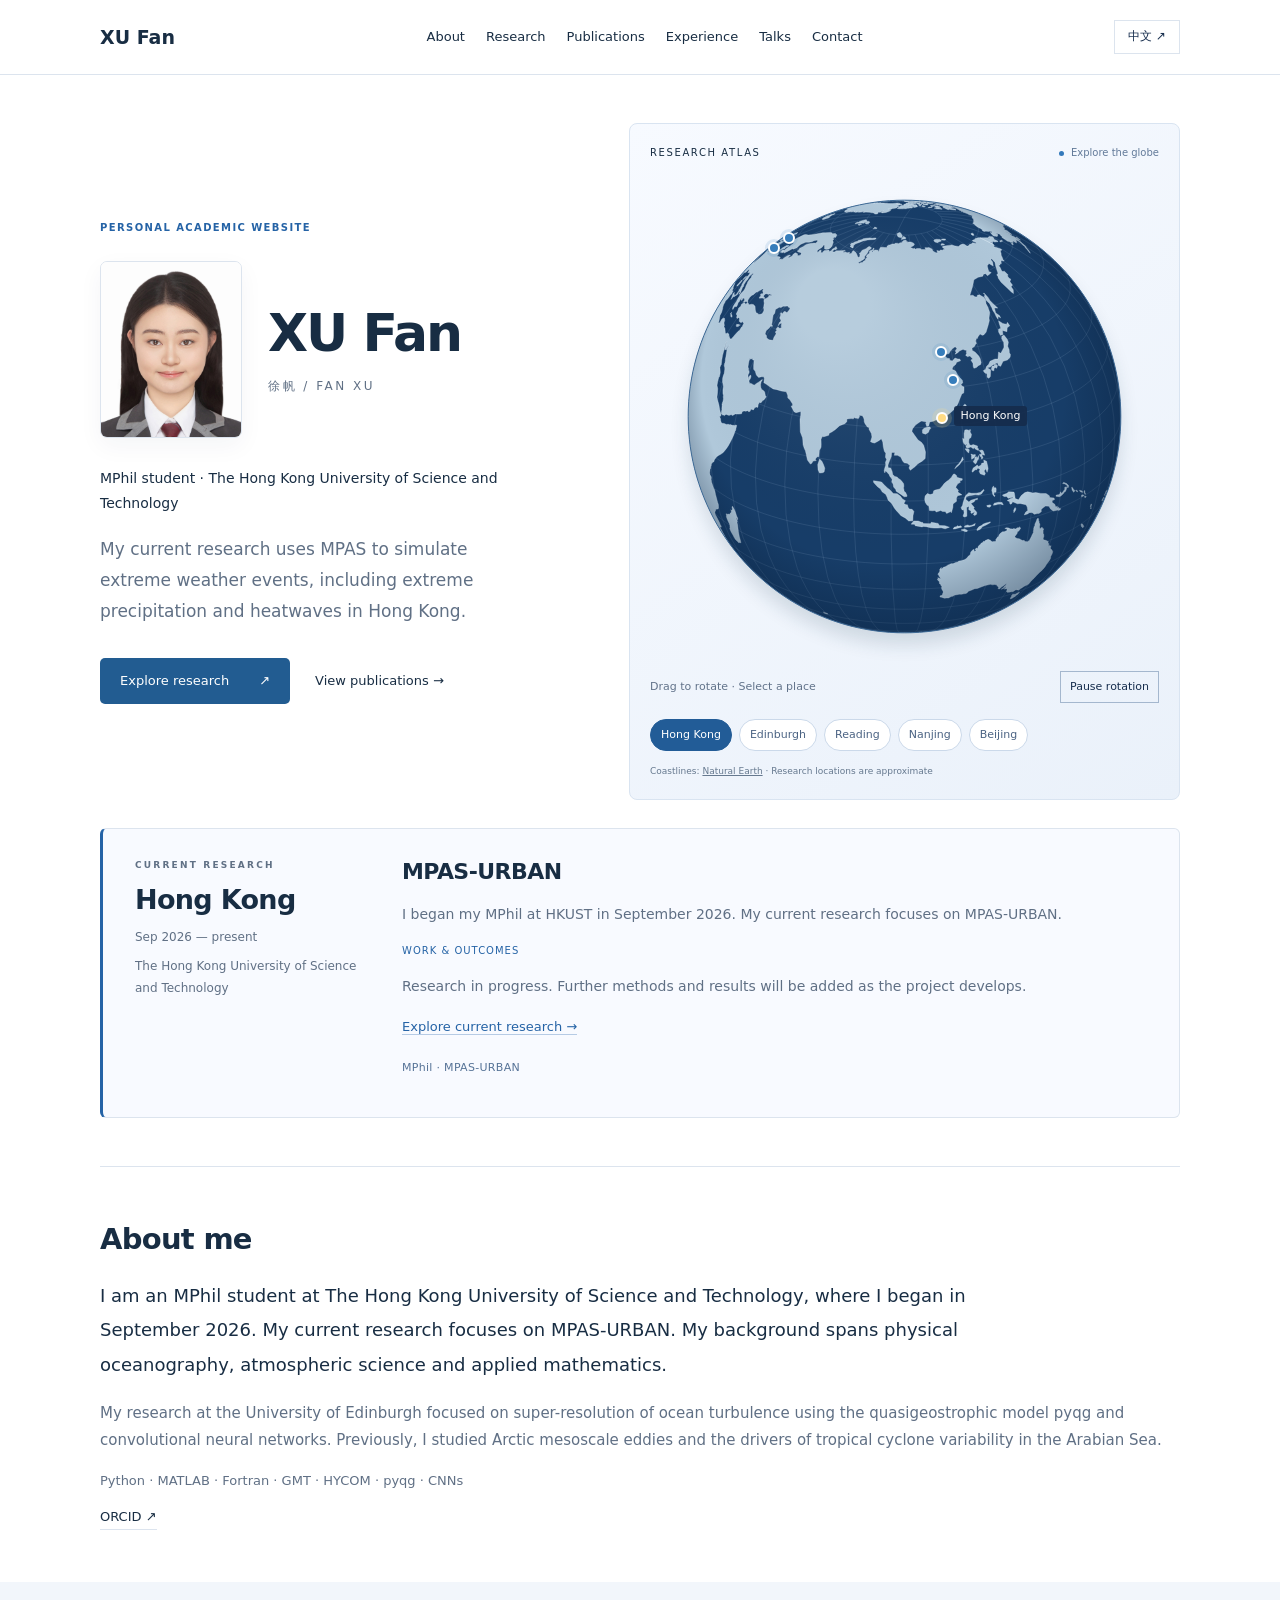
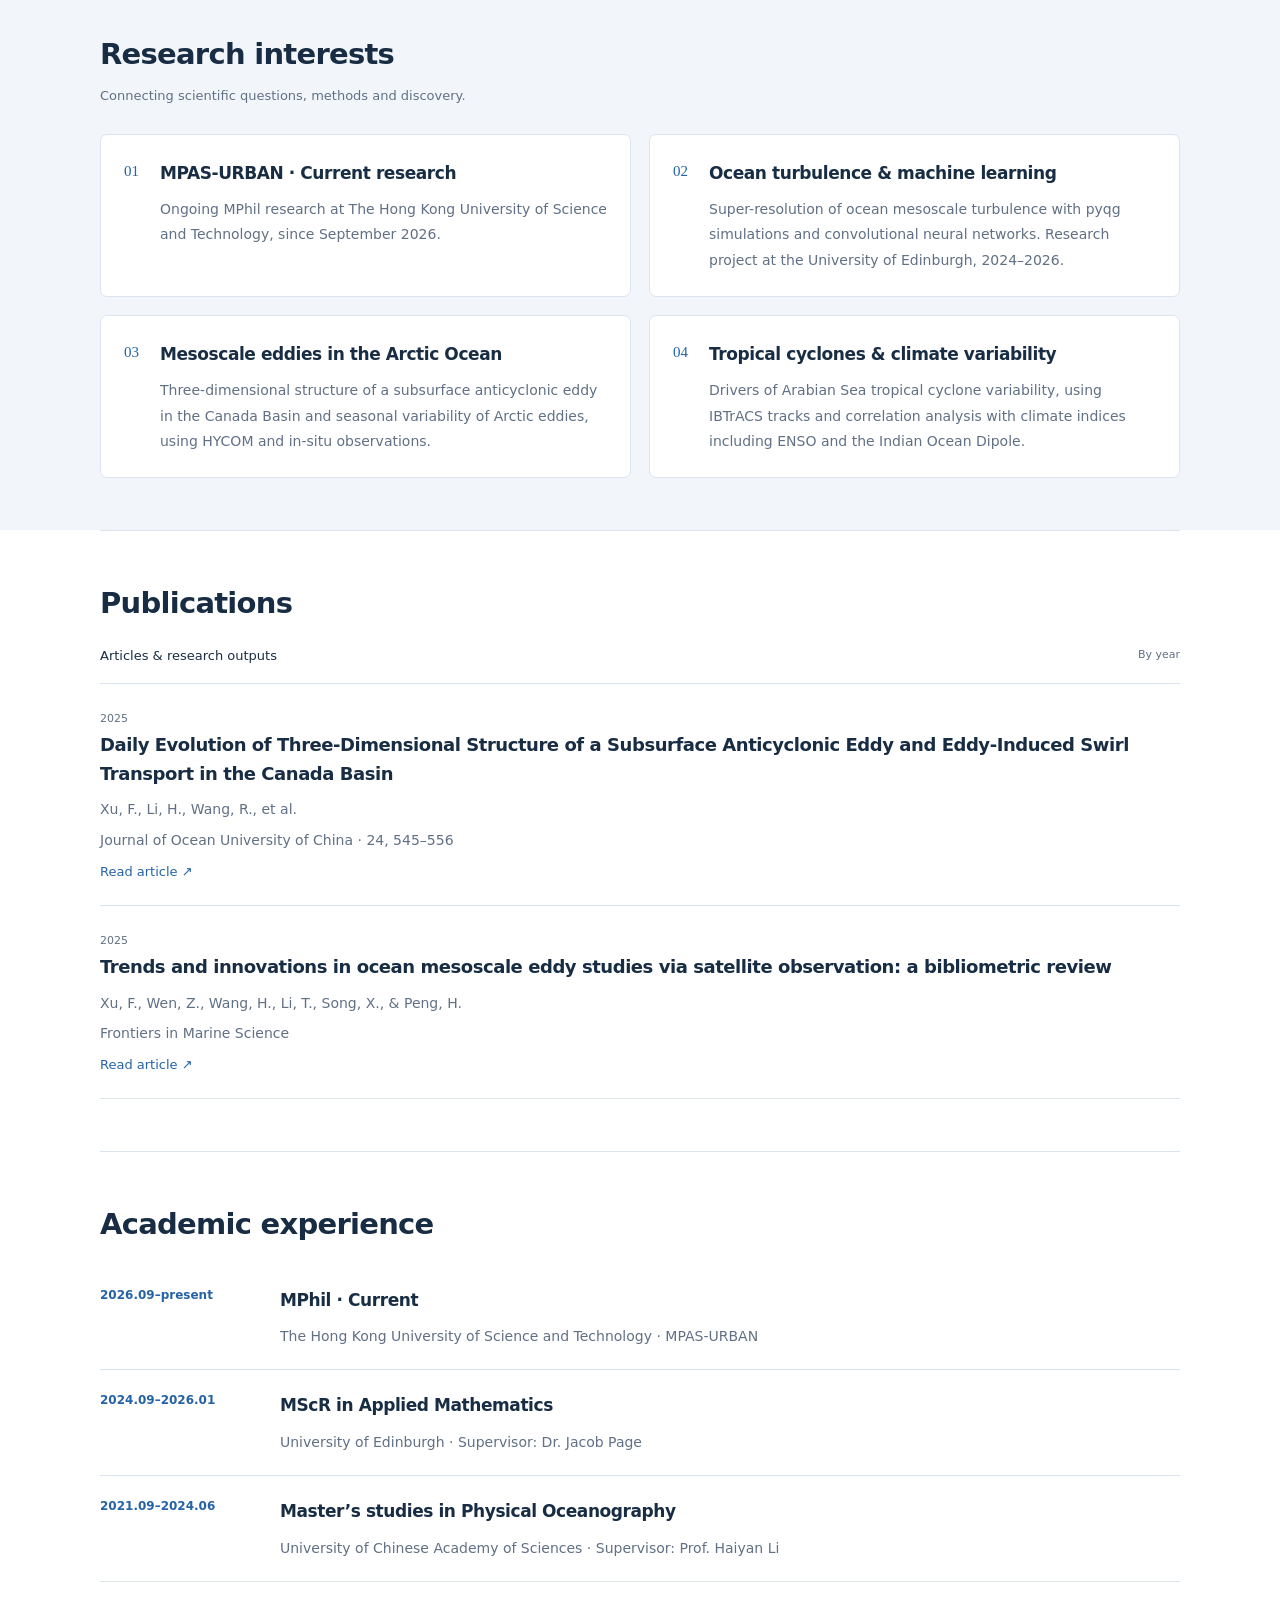
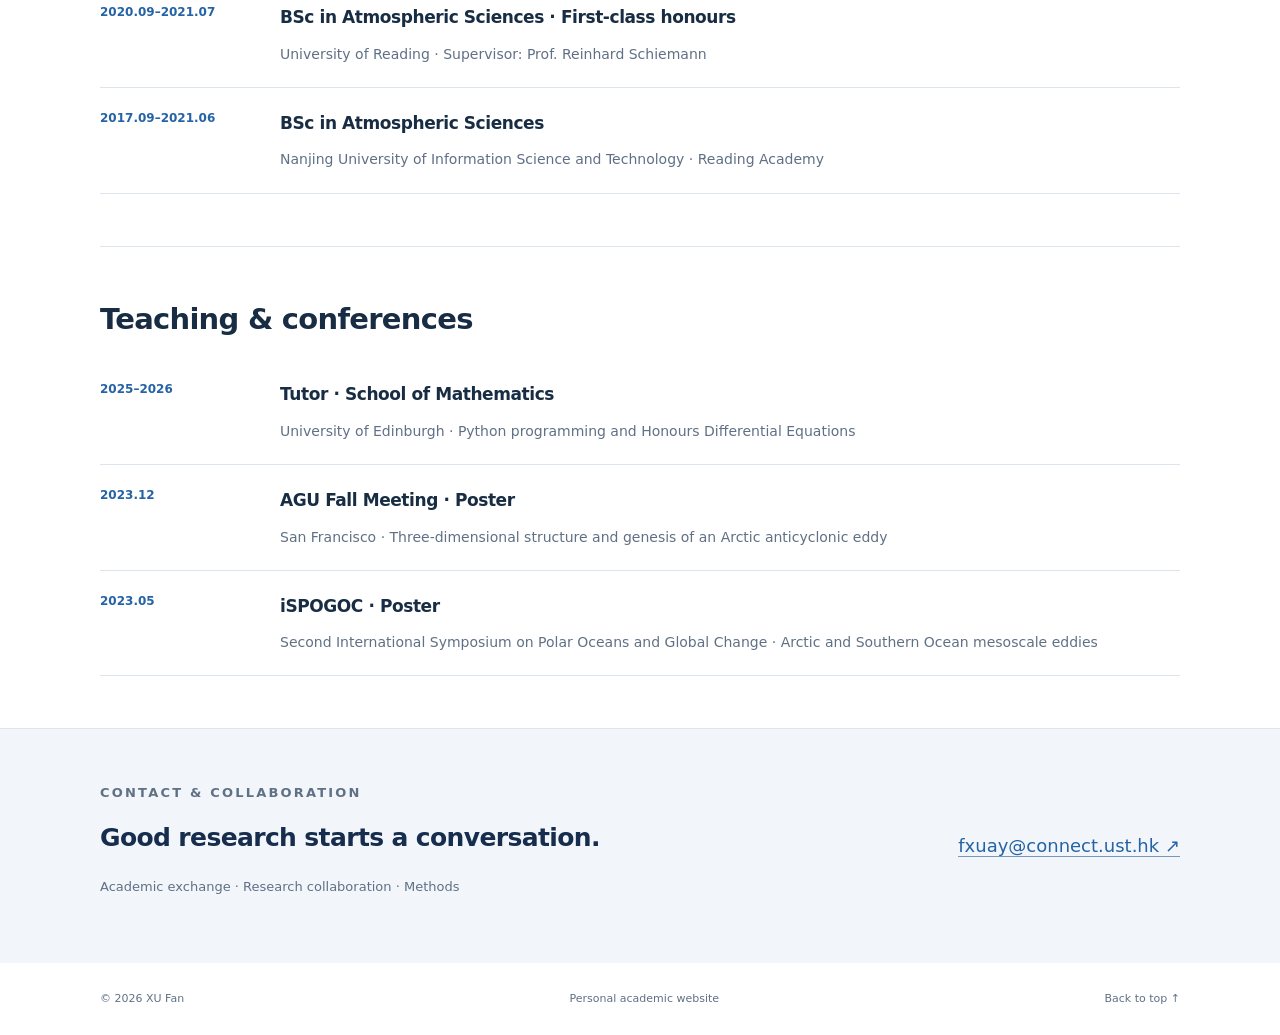
<file: index.html>
<!doctype html>
<html lang="en">
<head>
<meta charset="utf-8"><meta name="viewport" content="width=device-width,initial-scale=1">
<meta name="description" content="My current research uses MPAS to simulate extreme weather events, including extreme precipitation and heatwaves in Hong Kong.">
<title>XU Fan · Atmospheric & Ocean Science</title>
<link rel="stylesheet" href="style.css"><link rel="stylesheet" href="globe.css"><link rel="stylesheet" href="portrait.css"><link rel="stylesheet" href="academic.css">
<script defer src="profile.js"></script><script defer src="app.js"></script><script defer src="d3.min.js"></script><script defer src="globe.js"></script>
</head>
<body>
<a class="skip" href="#main" data-zh="跳转至内容" data-en="Skip to content">Skip to content</a>
<header><nav class="wrap" aria-label="Main navigation"><a class="brand" href="#home"><span data-zh="徐帆" data-en="XU Fan">XU Fan</span></a><div class="navlinks"><a href="#about" data-zh="关于" data-en="About">About</a><a href="#research" data-zh="研究" data-en="Research">Research</a><a href="#publications" data-zh="论文" data-en="Publications">Publications</a><a href="#experience" data-zh="经历" data-en="Experience">Experience</a><a href="#talks" data-zh="学术交流" data-en="Talks">Talks</a><a href="#contact" data-zh="联系" data-en="Contact">Contact</a></div><button id="language" aria-label="切换为中文">中文 ↗</button></nav></header>
<main id="main">
<div class="hero wrap" id="home"><div class="hero-copy"><p class="eyebrow">PERSONAL ACADEMIC WEBSITE</p><p hidden class="draft" data-zh="个人资料待补充" data-en="Profile details to be added">Profile details to be added</p><div class="profile-head"><img class="portrait" src="fan-xu.jpg" alt="XU Fan — 徐帆" width="1671" height="2089" fetchpriority="high"><div class="profile-name"><h1 id="name">XU Fan</h1><p id="nameAlt" class="name-alt">徐帆 / FAN XU</p></div></div><p class="affiliation" id="affiliation">MPhil student · The Hong Kong University of Science and Technology</p><p class="hero-intro" id="intro">My current research uses MPAS to simulate extreme weather events, including extreme precipitation and heatwaves in Hong Kong.</p><div class="actions"><a class="button" href="#research"><span data-zh="了解我的研究" data-en="Explore research">Explore research</span><span>↗</span></a><a class="text-link" href="#publications" data-zh="查看学术成果 →" data-en="View publications →">View publications →</a></div></div><div class="atlas" id="atlas"><noscript><p>The interactive globe requires JavaScript. All research and publications are available below.</p></noscript><div class="atlas-top"><span data-en="RESEARCH ATLAS" data-zh="科研足迹">RESEARCH ATLAS</span><span class="live-dot" data-en="Explore the globe" data-zh="探索地球">Explore the globe</span></div><div class="globe-stage"><canvas id="globe" tabindex="0" role="img" aria-label="Interactive globe. Drag or use arrow keys to rotate; use location buttons to explore research."></canvas><div id="globeMarkers"></div></div><div class="globe-toolbar"><span data-en="Drag to rotate · Select a place" data-zh="拖动旋转 · 点击地点">Drag to rotate · Select a place</span><button id="rotateToggle" type="button">Pause rotation</button></div><div id="placeTabs" class="place-tabs" aria-label="Research locations"></div><small class="map-credit">Coastlines: <a href="https://www.naturalearthdata.com/" target="_blank" rel="noopener">Natural Earth</a> · <span data-en="Research locations are approximate" data-zh="科研地点标记为近似位置">Research locations are approximate</span></small></div><article id="placeDetail" class="place-detail" aria-live="polite"><div><p class="eyebrow">CURRENT RESEARCH</p><h2>Hong Kong</h2><p class="place-period">Sep 2026 — present</p><p class="place-meta">The Hong Kong University of Science and Technology</p></div><div><h3>MPAS-URBAN</h3><p>I began my MPhil at HKUST in September 2026. My current research focuses on MPAS-URBAN.</p><p>Research in progress. Further methods and results will be added as the project develops.</p></div></article></div>
<section class="section wrap" id="about"><div class="section-label"><span>01 / ABOUT</span><h2 data-zh="关于我" data-en="About me">About me</h2></div><div class="section-body"><p class="lead" id="bio">I am an MPhil student at The Hong Kong University of Science and Technology, where I began in September 2026. My current research focuses on MPAS-URBAN. My background spans physical oceanography, atmospheric science and applied mathematics.</p><p class="muted" id="bioDetail">My research at the University of Edinburgh focused on super-resolution of ocean turbulence using the quasigeostrophic model pyqg and convolutional neural networks. Previously, I studied Arctic mesoscale eddies and the drivers of tropical cyclone variability in the Arabian Sea.</p><p class="skills" id="skills">Python · MATLAB · Fortran · GMT · HYCOM · pyqg · CNNs</p><div id="profileLinks" class="profile-links"><a href="https://orcid.org/0009-0006-8162-6161" target="_blank" rel="noopener noreferrer">ORCID ↗</a></div></div></section>
<section class="research-band" id="research"><div class="wrap section"><div class="section-label"><span>02 / RESEARCH</span><h2 data-zh="研究方向" data-en="Research interests">Research interests</h2><p data-zh="从科学问题出发，连接方法与发现。" data-en="Connecting scientific questions, methods and discovery.">Connecting scientific questions, methods and discovery.</p></div><div class="section-body" id="researchList"><article class="research-item"><span class="number">01</span><div><h3>MPAS-URBAN · Current research</h3><p>Ongoing MPhil research at The Hong Kong University of Science and Technology, since September 2026.</p></div></article><article class="research-item"><span class="number">02</span><div><h3>Ocean turbulence &amp; machine learning</h3><p>Super-resolution of ocean mesoscale turbulence with pyqg simulations and convolutional neural networks. Research project at the University of Edinburgh, 2024–2026.</p></div></article><article class="research-item"><span class="number">03</span><div><h3>Mesoscale eddies in the Arctic Ocean</h3><p>Three-dimensional structure of a subsurface anticyclonic eddy in the Canada Basin and seasonal variability of Arctic eddies, using HYCOM and in-situ observations.</p></div></article><article class="research-item"><span class="number">04</span><div><h3>Tropical cyclones &amp; climate variability</h3><p>Drivers of Arabian Sea tropical cyclone variability, using IBTrACS tracks and correlation analysis with climate indices including ENSO and the Indian Ocean Dipole.</p></div></article></div></div></section>
<section class="section wrap" id="publications"><div class="section-label"><span>03 / PUBLICATIONS</span><h2 data-zh="学术论文" data-en="Publications">Publications</h2></div><div class="section-body"><div class="section-top"><p data-zh="论文与研究成果" data-en="Articles & research outputs">Articles & research outputs</p><span class="small-label" data-zh="按年份排列" data-en="By year">By year</span></div><div id="publicationList"><article class="publication"><span class="small-label">2025</span><h3>Daily Evolution of Three-Dimensional Structure of a Subsurface Anticyclonic Eddy and Eddy-Induced Swirl Transport in the Canada Basin</h3><p>Xu, F., Li, H., Wang, R., et al.</p><p>Journal of Ocean University of China · 24, 545–556</p><a href="https://doi.org/10.1007/s11802-025-5934-8" target="_blank" rel="noopener noreferrer">Read article ↗</a></article><article class="publication"><span class="small-label">2025</span><h3>Trends and innovations in ocean mesoscale eddy studies via satellite observation: a bibliometric review</h3><p>Xu, F., Wen, Z., Wang, H., Li, T., Song, X., &amp; Peng, H.</p><p>Frontiers in Marine Science</p><a href="https://doi.org/10.3389/fmars.2025.1577339" target="_blank" rel="noopener noreferrer">Read article ↗</a></article></div></div></section>
<section class="section wrap" id="experience"><div class="section-label"><span>04 / EXPERIENCE</span><h2 data-zh="学术经历" data-en="Academic experience">Academic experience</h2></div><div class="section-body" id="experienceList"><article class="experience"><time>2026.09–present</time><div><h3>MPhil · Current</h3><p>The Hong Kong University of Science and Technology · MPAS-URBAN</p></div></article><article class="experience"><time>2024.09–2026.01</time><div><h3>MScR in Applied Mathematics</h3><p>University of Edinburgh · Supervisor: Dr. Jacob Page</p></div></article><article class="experience"><time>2021.09–2024.06</time><div><h3>Master’s studies in Physical Oceanography</h3><p>University of Chinese Academy of Sciences · Supervisor: Prof. Haiyan Li</p></div></article><article class="experience"><time>2020.09–2021.07</time><div><h3>BSc in Atmospheric Sciences · First-class honours</h3><p>University of Reading · Supervisor: Prof. Reinhard Schiemann</p></div></article><article class="experience"><time>2017.09–2021.06</time><div><h3>BSc in Atmospheric Sciences</h3><p>Nanjing University of Information Science and Technology · Reading Academy</p></div></article></div></section>
<section class="section wrap" id="talks"><div class="section-label"><span>05 / COMMUNITY</span><h2 data-zh="教学与学术交流" data-en="Teaching & conferences">Teaching & conferences</h2></div><div class="section-body" id="activityList"><article class="experience"><time>2025–2026</time><div><h3>Tutor · School of Mathematics</h3><p>University of Edinburgh · Python programming and Honours Differential Equations</p></div></article><article class="experience"><time>2023.12</time><div><h3>AGU Fall Meeting · Poster</h3><p>San Francisco · Three-dimensional structure and genesis of an Arctic anticyclonic eddy</p></div></article><article class="experience"><time>2023.05</time><div><h3>iSPOGOC · Poster</h3><p>Second International Symposium on Polar Oceans and Global Change · Arctic and Southern Ocean mesoscale eddies</p></div></article></div></section><section class="contact-band" id="contact"><div class="wrap contact"><div><p class="eyebrow">CONTACT & COLLABORATION</p><h2 data-zh="交流，让研究走得更远。" data-en="Good research starts a conversation.">Good research starts a conversation.</h2><p data-zh="学术讨论 · 研究合作 · 方法交流" data-en="Academic exchange · Research collaboration · Methods">Academic exchange · Research collaboration · Methods</p></div><div id="contactDetails"><a href="mailto:fxuay@connect.ust.hk">fxuay@connect.ust.hk ↗</a></div></div></section>
</main><footer class="wrap"><span>© <span id="year">2026</span> <span id="footerName">XU Fan</span></span><span data-zh="个人科研主页" data-en="Personal academic website">Personal academic website</span><a href="#home" data-zh="回到顶部 ↑" data-en="Back to top ↑">Back to top ↑</a></footer>
</body></html>
</file>
<file: style.css>
:root{--bg:#ffffff;--ink:#162d4d;--muted:#607085;--line:#dce4ee;--accent:#2563a6;--soft:#f2f6fb}*{box-sizing:border-box}html{scroll-behavior:smooth;scroll-padding-top:95px}body{margin:0;background:var(--bg);color:var(--ink);font-family:Arial,"Microsoft YaHei",sans-serif;font-size:15px;line-height:1.8}a{color:inherit;text-decoration:none}button{font:inherit}a,button{touch-action:manipulation}a:hover{color:var(--accent)}a:focus-visible,button:focus-visible{outline:2px solid var(--accent);outline-offset:5px}.wrap{width:min(1160px,calc(100% - 80px));margin:auto}header{position:sticky;top:0;background:rgba(255,255,255,.97);z-index:10;border-bottom:1px solid var(--line)}nav{height:86px;display:flex;align-items:center;justify-content:space-between;gap:30px}.brand{display:flex;align-items:center;gap:13px;font-weight:600;white-space:nowrap}.brand-mark{font-family:Georgia,serif;font-size:30px;line-height:1}.brand-mark span{color:var(--accent)}.navlinks{display:flex;gap:30px;font-size:13px}.navlinks a{padding:8px 0}.navlinks a.active{color:var(--accent);border-bottom:1px solid var(--accent)}#language{border:1px solid var(--line);padding:5px 13px;background:transparent;color:var(--ink);cursor:pointer;font-size:12px;white-space:nowrap}.hero{display:grid;grid-template-columns:1.3fr 1fr;gap:70px;padding-top:76px;padding-bottom:78px;align-items:center}.eyebrow,.section-label>span{font-size:10px;letter-spacing:2.2px;font-weight:600}.eyebrow{color:var(--accent);margin:0 0 26px}.draft{color:var(--muted);font-size:11px;letter-spacing:1px;margin:0 0 12px}.draft:before{content:'';display:inline-block;width:6px;height:6px;background:var(--accent);border-radius:50%;margin-right:8px}h1{font-family:Georgia,"Songti SC",SimSun,serif;font-size:clamp(44px,5vw,68px);line-height:1.2;font-weight:400;margin:0 0 12px;letter-spacing:1px}.name-alt{color:var(--muted);letter-spacing:4px;font-size:13px;margin:0 0 29px}.affiliation{font-size:14px}.hero-intro{max-width:440px;color:var(--muted);margin:18px 0 32px;line-height:2}.actions{display:flex;align-items:center;gap:25px;flex-wrap:wrap}.button{display:flex;gap:30px;align-items:center;background:var(--ink);color:white;padding:11px 20px;font-size:13px}.button:hover{background:#234d7d;color:white}.text-link{font-size:13px}.hero-art svg{width:100%;display:block;background:#edf3fa}.hero-art p{font-size:10px;letter-spacing:1px;color:var(--muted);text-align:right;margin:12px 0 0}.section{display:grid;grid-template-columns:280px 1fr;gap:60px;padding-top:64px;padding-bottom:64px;border-top:1px solid var(--line)}.section-label>span{color:var(--accent)}h2{font-family:Georgia,"Songti SC",SimSun,serif;font-weight:400;font-size:30px;line-height:1.4;margin:12px 0 20px}.section-label p{max-width:200px;font-size:13px;color:var(--muted)}.lead{font-size:20px;margin-top:0;line-height:1.9}.muted{color:var(--muted);font-size:14px}.profile-links{display:flex;gap:25px;flex-wrap:wrap;font-size:13px}.profile-links a{border-bottom:1px solid var(--line)}.research-band{background:var(--soft)}.research-band .section{border:0}.research-item{display:grid;grid-template-columns:36px 1fr;gap:18px;padding:22px 0;border-bottom:1px solid #d8e2ef}.research-item:first-child{padding-top:0}.research-item:last-child{border-bottom:0}.research-item .number{font-family:Georgia,serif;font-size:15px;color:var(--accent)}h3{font-size:18px;font-weight:500;margin:0 0 9px}.research-item p{font-size:14px;color:var(--muted);margin:0}.section-top{display:flex;justify-content:space-between;gap:20px;align-items:center;padding-bottom:16px;border-bottom:1px solid var(--line)}.section-top p{margin:0;font-size:13px}.small-label{font-size:11px;color:var(--muted)}.empty{padding:28px 0;color:var(--muted);font-size:14px}.empty strong{display:block;color:var(--ink);font-size:16px;font-weight:400;margin-bottom:8px}.publication{padding:24px 0;border-bottom:1px solid var(--line)}.publication p{font-size:13px;color:var(--muted);margin:5px 0}.publication a{font-size:13px;color:var(--accent)}.experience{display:grid;grid-template-columns:115px 1fr;gap:20px;border-bottom:1px solid var(--line);padding:20px 0}.experience time{font-size:12px;color:var(--accent)}.experience p{margin:0;color:var(--muted);font-size:14px}.contact-band{background:var(--ink);color:#f5f8fe}.contact{padding-top:52px;padding-bottom:52px;display:flex;justify-content:space-between;align-items:center;gap:40px}.contact .eyebrow{color:#9ac4f3;margin-bottom:15px}.contact h2{font-size:29px}.contact p{font-size:13px;color:#c2d1e5}.contact a{font-size:18px;border-bottom:1px solid #7897bd;overflow-wrap:anywhere}.contact .empty{color:#c2d1e5}footer{display:flex;justify-content:space-between;gap:20px;padding-top:26px;padding-bottom:26px;color:var(--muted);font-size:11px}.skip{position:fixed;top:-100px;left:20px;background:white;padding:10px;z-index:20}.skip:focus{top:10px}@media(max-width:850px){.wrap{width:calc(100% - 48px)}.hero{gap:35px}.section{grid-template-columns:210px 1fr;gap:30px}.navlinks{gap:18px}.hero-art{max-width:360px}.contact{align-items:flex-start;flex-direction:column;gap:10px}}@media(max-width:600px){.wrap{width:calc(100% - 36px)}nav{height:auto;min-height:104px;flex-wrap:wrap;gap:10px;padding:15px 0}.brand{order:0}#language{order:1}.navlinks{order:2;width:100%;justify-content:space-between;gap:10px;font-size:12px}.hero{grid-template-columns:1fr;padding:42px 0;gap:30px}.hero-art{width:100%;max-width:300px;margin:auto}.hero h1{font-size:44px}.hero .eyebrow{margin-bottom:20px}.section{grid-template-columns:1fr;gap:18px;padding-top:40px;padding-bottom:40px}.section-label p{max-width:none}.section-label h2{margin-bottom:0;font-size:27px}.lead{font-size:18px}.contact h2{font-size:25px}.contact{padding:38px 0}footer{flex-wrap:wrap;font-size:10px}.experience{grid-template-columns:90px 1fr}html{scroll-padding-top:125px}}@media(prefers-reduced-motion:reduce){html{scroll-behavior:auto}}@media print{header,.hero-art,.actions,#language{display:none}.wrap{width:100%}.hero,.section{padding:24px 0}.contact-band{background:white;color:black}.contact p{color:#555}body{background:white}.section{break-inside:avoid}}
</file>
<file: globe.css>
.hero{grid-template-columns:1fr 1.15fr;gap:35px 60px;padding-top:48px;padding-bottom:48px}.atlas{min-width:0;background:#f1f5fb;border:1px solid #d8e3f0;padding:20px;border-radius:3px}.atlas-top{display:flex;justify-content:space-between;gap:15px;font-size:10px;letter-spacing:1.6px}.live-dot{letter-spacing:0;color:#627a99}.live-dot:before{content:'';display:inline-block;width:5px;height:5px;background:#3379bb;border-radius:50%;margin-right:7px}.globe-stage{position:relative;aspect-ratio:1;width:100%;isolation:isolate}#globe{width:100%;height:100%;display:block;cursor:grab;touch-action:pan-y}#globe:active{cursor:grabbing}#globe:focus-visible{outline:2px solid var(--accent)}#globeMarkers{position:absolute;inset:0;pointer-events:none}.globe-pin{position:absolute;transform:translate(-50%,-50%);width:32px;height:32px;padding:0;pointer-events:auto;cursor:pointer;border:0;background:transparent;border-radius:50%;color:#223e64}.globe-pin:before{content:'';position:absolute;inset:10px;border:2px solid #fff;background:#2563a6;border-radius:50%;box-shadow:0 0 0 5px #2563a62a}.globe-pin.selected:before{background:#ffdb83;box-shadow:0 0 0 6px #ffdc853b}.globe-pin span{position:absolute;left:30px;top:5px;white-space:nowrap;font-size:11px;line-height:1.5;color:#fff;background:#162d4deb;padding:2px 7px;border-radius:3px;pointer-events:none;opacity:0}.globe-pin.selected span,.globe-pin:hover span,.globe-pin:focus-visible span{opacity:1}.globe-toolbar{display:flex;justify-content:space-between;align-items:center;gap:10px;color:#62738a;font-size:11px}.globe-toolbar button{background:transparent;border:1px solid #a4b7ce;color:var(--ink);padding:5px 9px;cursor:pointer;font-size:11px}.place-tabs{display:flex;flex-wrap:wrap;gap:7px;margin-top:16px}.place-tabs button{border:1px solid #cbd9ea;background:#ffffff;color:#4b6383;padding:5px 10px;font-size:11px;cursor:pointer;border-radius:20px}.place-tabs button[aria-pressed=true]{background:#225c97;color:white;border-color:#225c97}.map-credit{display:block;color:#66798f;font-size:9px;margin-top:12px}.map-credit a{text-decoration:underline}.place-detail{grid-column:1/-1;background:#f8faff;border:1px solid var(--line);border-left:3px solid #2563a6;padding:28px 32px;display:grid;grid-template-columns:260px 1fr;gap:32px;min-height:235px}.place-detail .eyebrow{margin:0 0 8px;font-size:9px}.place-detail h2{font-size:27px;margin:0 0 8px}.place-detail h3{font-family:Georgia,serif;font-size:24px;line-height:1.4}.place-detail p{color:var(--muted);font-size:14px}.place-detail .place-period{font-size:12px;margin:0}.place-detail .place-meta{font-size:12px;margin:8px 0}.place-detail .result-label{font-size:10px;letter-spacing:1px;color:var(--accent);margin:15px 0 5px}.place-detail .detail-link{font-size:13px;color:#2563a6;border-bottom:1px solid #b6cbe5}.place-detail .detail-tags{font-size:11px;letter-spacing:.3px;color:#567397;margin-top:18px}.map-warning{font-size:12px;color:#2563a6}.hero-art{display:none}@media(max-width:850px){.hero{grid-template-columns:1fr 1fr;gap:25px}.atlas{padding:12px}.atlas-top{font-size:9px;letter-spacing:.7px}.globe-toolbar{align-items:flex-start}.place-detail{grid-template-columns:190px 1fr;gap:20px;padding:24px}}@media(max-width:650px){.hero{grid-template-columns:1fr;padding-top:35px}.atlas{padding:16px}.place-detail{grid-template-columns:1fr;gap:18px;padding:22px;min-height:0}.globe-toolbar{font-size:10px}.hero h1{font-size:48px}.place-detail h3{font-size:22px}.globe-pin span{font-size:10px}.hero-intro{margin-bottom:24px}}@media print{.atlas{display:none}.place-detail{break-inside:avoid}}
</file>
<file: portrait.css>
.profile-head{display:flex;align-items:center;gap:26px;margin:24px 0 28px}.portrait{display:block;width:142px;height:auto;flex:none;border-radius:4px;border:1px solid #dce4ee;box-shadow:0 8px 24px #162d4d0c}.profile-name{min-width:0}.profile-name h1{font-size:clamp(40px,4.3vw,58px);letter-spacing:-1px}.profile-name .name-alt{margin:10px 0 0;font-size:12px;letter-spacing:2.5px}.hero-copy .eyebrow{margin-bottom:18px}.atlas{background:linear-gradient(145deg,#f7faff,#eaf1fa);border-color:#d9e4f1}.place-detail{border-left-color:#2563a6}.globe-pin{width:12px;height:12px}.globe-pin:before{inset:0;background:#367dbb;border-width:2px;box-shadow:0 0 0 3px #367dbb22}.globe-pin.selected{z-index:2}.globe-pin.selected:before{box-shadow:0 0 0 4px #ffdc852e}.globe-pin span{left:18px;top:-6px;background:#162d4df2}.globe-pin:hover{z-index:3}.navlinks{gap:24px}@media(max-width:850px){.profile-head{gap:18px}.portrait{width:112px}.profile-name h1{font-size:40px}.navlinks{gap:15px}}@media(max-width:650px){.profile-head{gap:22px;margin:20px 0 25px}.portrait{width:118px}.profile-name h1{font-size:43px}.profile-name .name-alt{font-size:11px;letter-spacing:1.8px}.navlinks{gap:9px;font-size:11px}}@media(max-width:360px){.portrait{width:95px}.profile-head{gap:16px}.profile-name h1{font-size:35px}}
</file>
<file: academic.css>
/* A quiet academic layout with local fonts and no external stylesheets. */
body{font-family:system-ui,-apple-system,"Segoe UI","Microsoft YaHei",sans-serif;color:#182d43}
.wrap{width:min(1080px,calc(100% - 48px))}nav{height:74px;gap:20px}.brand{font-size:19px;font-weight:700}.navlinks{gap:21px}
h1,h2,h3{font-family:inherit;letter-spacing:-.025em}h2{font-size:29px;font-weight:650}h3{font-weight:600}
.hero{padding-top:48px;padding-bottom:48px;gap:28px 50px}.hero-copy .eyebrow{letter-spacing:1.4px}.profile-name h1{font-weight:650;font-size:52px;letter-spacing:-2px}.hero-intro{font-size:17px;line-height:1.8}.portrait{border-radius:7px}
.button{border-radius:5px;background:#225c91}.atlas{border-radius:8px;box-shadow:none}.place-detail{border-radius:6px;grid-template-columns:235px 1fr;min-height:0}.place-detail h3{font-family:inherit;font-size:22px;font-weight:600}
.section{display:block;padding-top:52px;padding-bottom:52px}.section-label>span{display:none}.section-label h2{margin-top:0}.section-label p{max-width:none;margin-top:-10px;margin-bottom:26px}.lead{font-size:18px;max-width:930px}.muted{font-size:15px}.skills{font-size:13px;color:var(--muted)}
#researchList{display:grid;grid-template-columns:repeat(2,minmax(0,1fr));gap:18px}.research-item,.research-item:first-child{padding:23px;background:white;border:1px solid var(--line);border-radius:7px;grid-template-columns:24px 1fr;gap:12px}.research-item:last-child{border-bottom:1px solid var(--line)}.research-item h3{font-size:17px}.research-item p{font-size:14px}
.publication h3{font-size:18px;line-height:1.6}.publication{padding:20px 0}.publication p{font-size:14px}.experience{grid-template-columns:155px 1fr;gap:25px}.experience h3{font-size:17px}.experience time{font-weight:600}.contact-band{background:#f2f6fb;color:var(--ink);border-top:1px solid var(--line)}.contact p,.contact .eyebrow{color:var(--muted)}.contact h2{font-size:25px}.contact a{color:var(--accent)}
@media(max-width:850px){.navlinks{gap:12px;font-size:12px}.hero{gap:24px}.profile-head{gap:16px}.profile-name h1{font-size:38px}.portrait{width:102px}}
@media(max-width:650px){.wrap{width:calc(100% - 36px)}nav{height:auto;min-height:105px;flex-wrap:wrap;padding:14px 0}.navlinks{order:2;width:100%;gap:8px;justify-content:space-between;font-size:11px}#language{order:1}.hero{grid-template-columns:1fr;padding-top:30px}.profile-name h1{font-size:45px}.portrait{width:116px}.place-detail{grid-template-columns:1fr;padding:22px}.section{padding-top:38px;padding-bottom:38px}#researchList{grid-template-columns:1fr}.experience{grid-template-columns:1fr;gap:4px}.hero-intro{max-width:none}.contact{gap:12px}}
@media print{.atlas,#placeDetail{display:none}.hero{display:block}.section{break-inside:auto}.publication,.experience{break-inside:avoid}}
</file>
